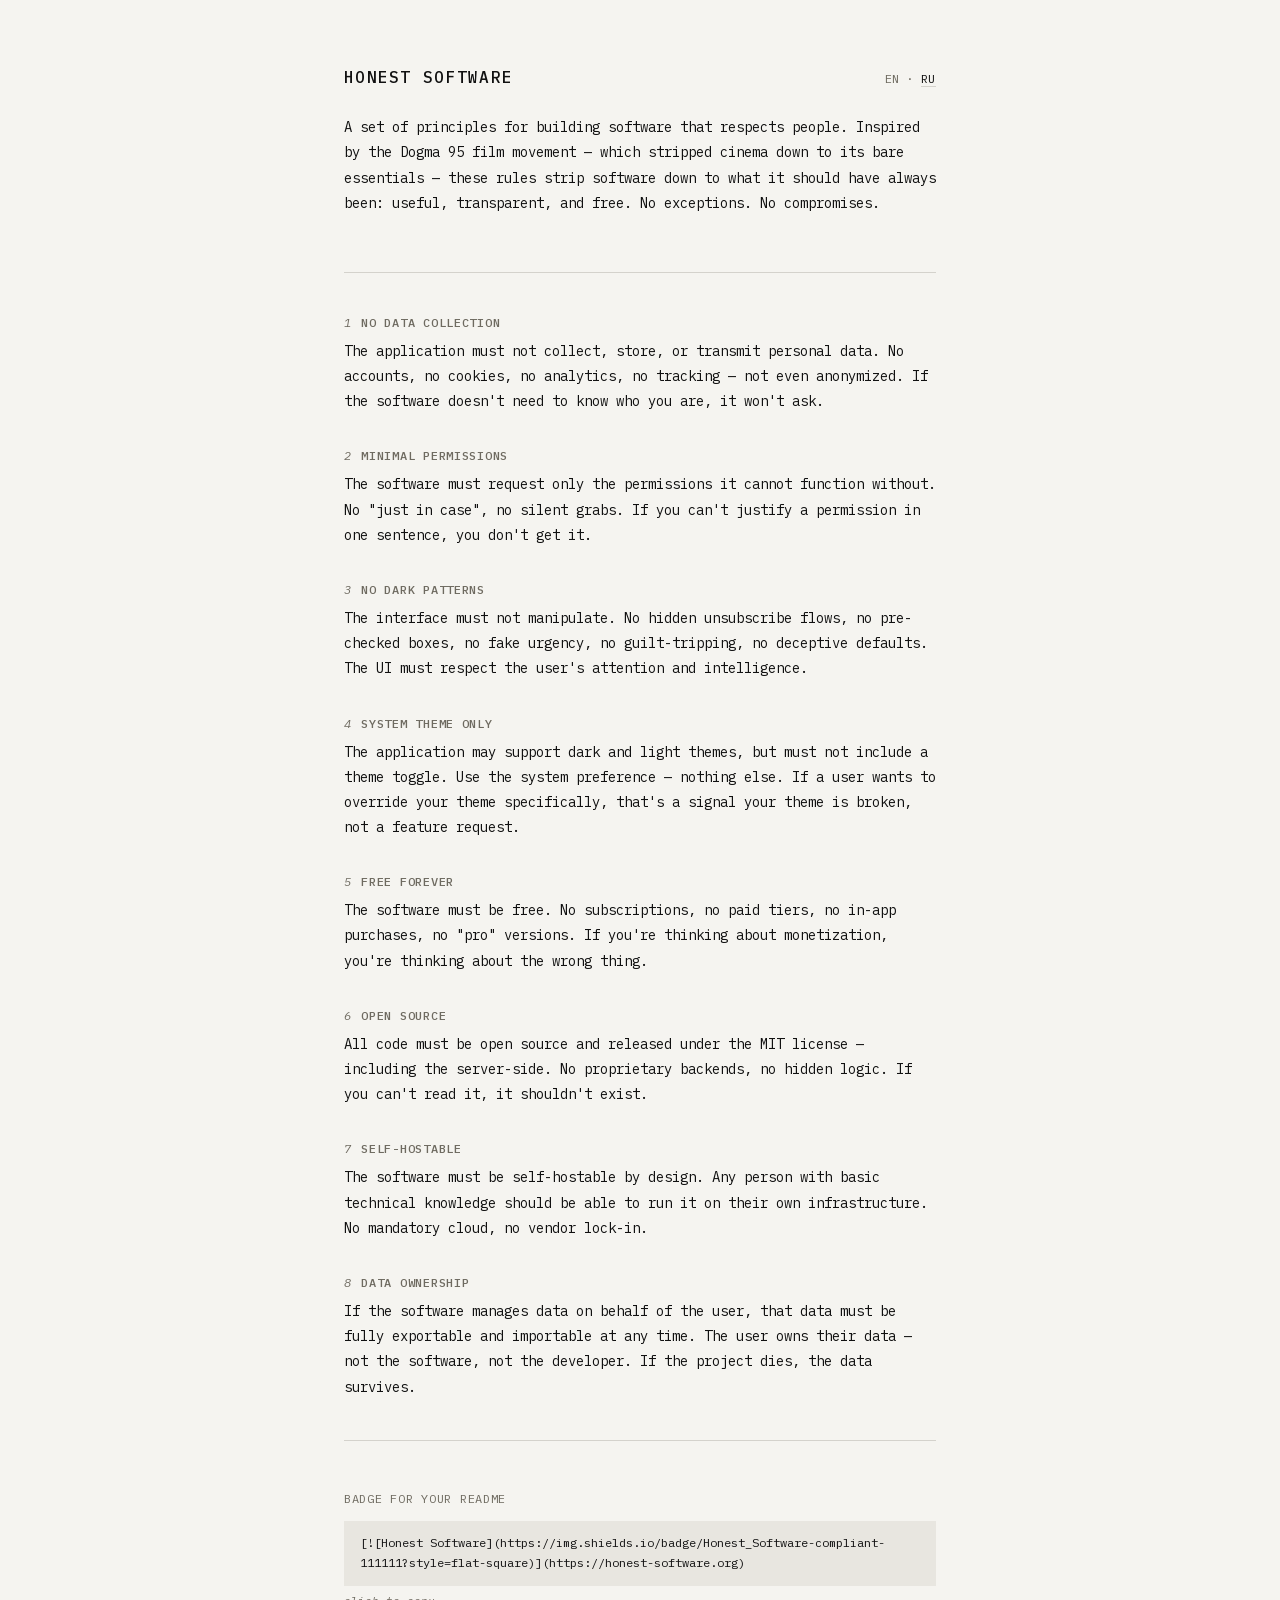
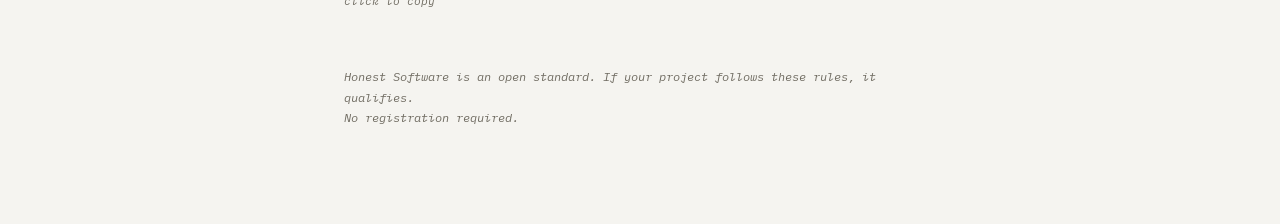
<file: index.html>
<!DOCTYPE html>
<html lang="en">
<head>
  <meta charset="UTF-8">
  <meta name="viewport" content="width=device-width, initial-scale=1.0">
  <title>Honest Software</title>
  <meta name="description" content="Eight rules for software that respects people: no data collection, no dark patterns, free, open source, self-hostable. An open standard — no registration required.">

  <link rel="canonical" href="https://honest-software.org/">
  <link rel="alternate" hreflang="en" href="https://honest-software.org/">
  <link rel="alternate" hreflang="ru" href="https://honest-software.org/ru/">
  <link rel="alternate" hreflang="x-default" href="https://honest-software.org/">
  <link rel="icon" href="/favicon.ico" sizes="32x32">
  <link rel="icon" href="/favicon.svg" type="image/svg+xml">
  <link rel="apple-touch-icon" href="/apple-touch-icon.png">

  <meta property="og:type" content="website">
  <meta property="og:site_name" content="Honest Software">
  <meta property="og:title" content="Honest Software">
  <meta property="og:description" content="Eight rules for software that respects people. An open standard — no registration required.">
  <meta property="og:url" content="https://honest-software.org/">
  <meta property="og:locale" content="en_US">
  <meta property="og:locale:alternate" content="ru_RU">
  <meta property="og:image" content="https://honest-software.org/og.png">
  <meta property="og:image:type" content="image/png">
  <meta property="og:image:width" content="1200">
  <meta property="og:image:height" content="630">
  <meta property="og:image:alt" content="The eight rules of Honest Software, numbered: no data collection, minimal permissions, no dark patterns, system theme only, free forever, open source, self-hostable, data ownership.">
  <meta name="twitter:card" content="summary_large_image">

  <script type="application/ld+json">
  {
    "@context": "https://schema.org",
    "@graph": [
      {
        "@type": "WebSite",
        "@id": "https://honest-software.org/#website",
        "url": "https://honest-software.org/",
        "name": "Honest Software",
        "inLanguage": ["en", "ru"],
        "license": "https://spdx.org/licenses/MIT.html"
      },
      {
        "@type": "DefinedTermSet",
        "@id": "https://honest-software.org/#manifesto",
        "name": "Honest Software",
        "url": "https://honest-software.org/",
        "inLanguage": "en",
        "description": "A set of principles for building software that respects people. Inspired by the Dogma 95 film movement, these rules strip software down to what it should have always been: useful, transparent, and free. An open standard — no registration required.",
        "license": "https://spdx.org/licenses/MIT.html",
        "hasDefinedTerm": [
          {
            "@type": "DefinedTerm",
            "@id": "https://honest-software.org/#rule-1",
            "termCode": "1",
            "name": "No data collection",
            "description": "The application must not collect, store, or transmit personal data. No accounts, no cookies, no analytics, no tracking — not even anonymized. If the software doesn't need to know who you are, it won't ask."
          },
          {
            "@type": "DefinedTerm",
            "@id": "https://honest-software.org/#rule-2",
            "termCode": "2",
            "name": "Minimal permissions",
            "description": "The software must request only the permissions it cannot function without. No \"just in case\", no silent grabs. If you can't justify a permission in one sentence, you don't get it."
          },
          {
            "@type": "DefinedTerm",
            "@id": "https://honest-software.org/#rule-3",
            "termCode": "3",
            "name": "No dark patterns",
            "description": "The interface must not manipulate. No hidden unsubscribe flows, no pre-checked boxes, no fake urgency, no guilt-tripping, no deceptive defaults. The UI must respect the user's attention and intelligence."
          },
          {
            "@type": "DefinedTerm",
            "@id": "https://honest-software.org/#rule-4",
            "termCode": "4",
            "name": "System theme only",
            "description": "The application may support dark and light themes, but must not include a theme toggle. Use the system preference — nothing else. If a user wants to override your theme specifically, that's a signal your theme is broken, not a feature request."
          },
          {
            "@type": "DefinedTerm",
            "@id": "https://honest-software.org/#rule-5",
            "termCode": "5",
            "name": "Free forever",
            "description": "The software must be free. No subscriptions, no paid tiers, no in-app purchases, no \"pro\" versions. If you're thinking about monetization, you're thinking about the wrong thing."
          },
          {
            "@type": "DefinedTerm",
            "@id": "https://honest-software.org/#rule-6",
            "termCode": "6",
            "name": "Open source",
            "description": "All code must be open source and released under the MIT license — including the server-side. No proprietary backends, no hidden logic. If you can't read it, it shouldn't exist."
          },
          {
            "@type": "DefinedTerm",
            "@id": "https://honest-software.org/#rule-7",
            "termCode": "7",
            "name": "Self-hostable",
            "description": "The software must be self-hostable by design. Any person with basic technical knowledge should be able to run it on their own infrastructure. No mandatory cloud, no vendor lock-in."
          },
          {
            "@type": "DefinedTerm",
            "@id": "https://honest-software.org/#rule-8",
            "termCode": "8",
            "name": "Data ownership",
            "description": "If the software manages data on behalf of the user, that data must be fully exportable and importable at any time. The user owns their data — not the software, not the developer. If the project dies, the data survives."
          }
        ]
      }
    ]
  }
  </script>

  <link rel="preload" as="font" type="font/woff2" href="/fonts/ibm-plex-mono-400-latin.woff2" crossorigin>

  <link rel="stylesheet" href="/style.css">
</head>
<body>

  <header>
    <div class="topline">
      <h1>Honest Software</h1>
      <nav class="lang" aria-label="Language">
        <span aria-current="true">EN</span><span class="sep">·</span><a href="/ru/" lang="ru">RU</a>
      </nav>
    </div>
    <p class="preamble">
      A set of principles for building software that respects people.
      Inspired by the Dogma 95 film movement — which stripped cinema down to its bare essentials —
      these rules strip software down to what it should have always been:
      useful, transparent, and free. No exceptions. No compromises.
    </p>
  </header>

  <main>
    <hr>

    <ol role="list">
      <li>
        <h2 class="rule-title"><span class="rule-number">1</span>No data collection</h2>
        <div class="rule-body">The application must not collect, store, or transmit personal data. No accounts, no cookies, no analytics, no tracking — not even anonymized. If the software doesn't need to know who you are, it won't ask.</div>
      </li>
      <li>
        <h2 class="rule-title"><span class="rule-number">2</span>Minimal permissions</h2>
        <div class="rule-body">The software must request only the permissions it cannot function without. No "just in case", no silent grabs. If you can't justify a permission in one sentence, you don't get it.</div>
      </li>
      <li>
        <h2 class="rule-title"><span class="rule-number">3</span>No dark patterns</h2>
        <div class="rule-body">The interface must not manipulate. No hidden unsubscribe flows, no pre-checked boxes, no fake urgency, no guilt-tripping, no deceptive defaults. The UI must respect the user's attention and intelligence.</div>
      </li>
      <li>
        <h2 class="rule-title"><span class="rule-number">4</span>System theme only</h2>
        <div class="rule-body">The application may support dark and light themes, but must not include a theme toggle. Use the system preference — nothing else. If a user wants to override your theme specifically, that's a signal your theme is broken, not a feature request.</div>
      </li>
      <li>
        <h2 class="rule-title"><span class="rule-number">5</span>Free forever</h2>
        <div class="rule-body">The software must be free. No subscriptions, no paid tiers, no in-app purchases, no "pro" versions. If you're thinking about monetization, you're thinking about the wrong thing.</div>
      </li>
      <li>
        <h2 class="rule-title"><span class="rule-number">6</span>Open source</h2>
        <div class="rule-body">All code must be open source and released under the MIT license — including the server-side. No proprietary backends, no hidden logic. If you can't read it, it shouldn't exist.</div>
      </li>
      <li>
        <h2 class="rule-title"><span class="rule-number">7</span>Self-hostable</h2>
        <div class="rule-body">The software must be self-hostable by design. Any person with basic technical knowledge should be able to run it on their own infrastructure. No mandatory cloud, no vendor lock-in.</div>
      </li>
      <li>
        <h2 class="rule-title"><span class="rule-number">8</span>Data ownership</h2>
        <div class="rule-body">If the software manages data on behalf of the user, that data must be fully exportable and importable at any time. The user owns their data — not the software, not the developer. If the project dies, the data survives.</div>
      </li>
    </ol>

    <hr>

    <div class="badge-section">
      <div class="badge-label">Badge for your README</div>
      <button type="button" class="badge-code" id="badge">[![Honest Software](https://img.shields.io/badge/Honest_Software-compliant-111111?style=flat-square)](https://honest-software.org)</button>
      <div class="copy-hint" id="hint" aria-live="polite">click to copy</div>
    </div>
  </main>

  <footer>
    <p>Honest Software is an open standard. If your project follows these rules, it qualifies.<br>No registration required.</p>
  </footer>

  <script>
    (function () {
      var badge = document.getElementById('badge');
      var hint = document.getElementById('hint');
      var idle = hint.textContent;

      function say(message) {
        hint.textContent = message;
        setTimeout(function () { hint.textContent = idle; }, 2000);
      }

      badge.addEventListener('click', function () {
        navigator.clipboard.writeText(badge.textContent.trim()).then(
          function () { say('copied'); },
          function () { say('copy failed — select the text manually'); }
        );
      });
    })();
  </script>

</body>
</html>
</file>
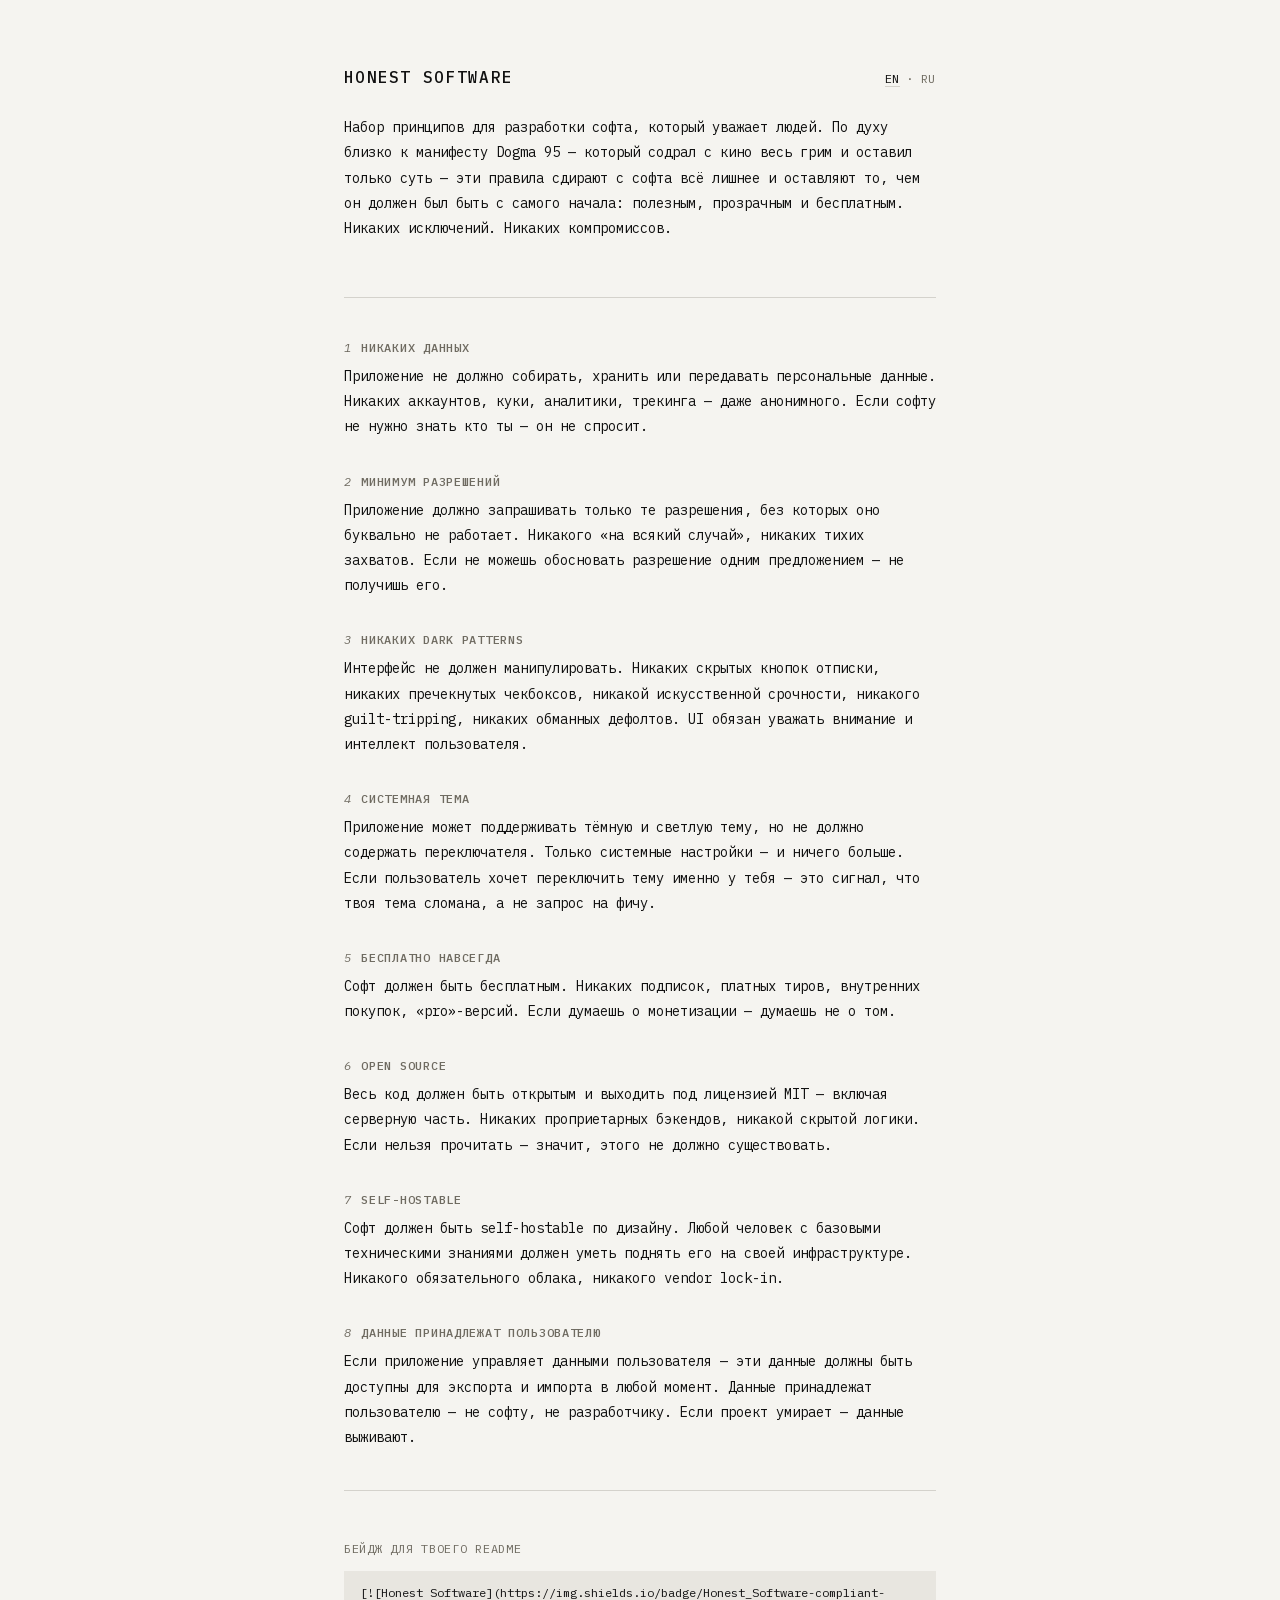
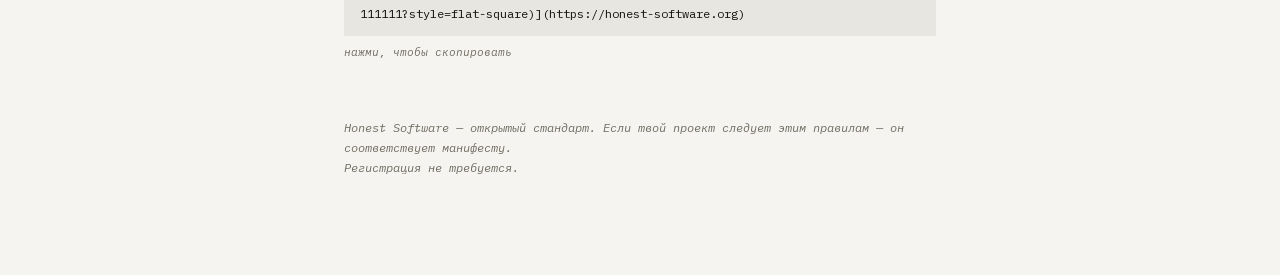
<file: ru/index.html>
<!DOCTYPE html>
<html lang="ru">
<head>
  <meta charset="UTF-8">
  <meta name="viewport" content="width=device-width, initial-scale=1.0">
  <title>Honest Software</title>
  <meta name="description" content="Восемь правил для софта, который уважает людей: никакого сбора данных, никаких dark patterns, бесплатно, открытый код, self-hostable. Открытый стандарт, регистрация не требуется.">

  <link rel="canonical" href="https://honest-software.org/ru/">
  <link rel="alternate" hreflang="en" href="https://honest-software.org/">
  <link rel="alternate" hreflang="ru" href="https://honest-software.org/ru/">
  <link rel="alternate" hreflang="x-default" href="https://honest-software.org/">
  <link rel="icon" href="/favicon.ico" sizes="32x32">
  <link rel="icon" href="/favicon.svg" type="image/svg+xml">
  <link rel="apple-touch-icon" href="/apple-touch-icon.png">

  <meta property="og:type" content="website">
  <meta property="og:site_name" content="Honest Software">
  <meta property="og:title" content="Honest Software">
  <meta property="og:description" content="Восемь правил для софта, который уважает людей. Открытый стандарт, регистрация не требуется.">
  <meta property="og:url" content="https://honest-software.org/ru/">
  <meta property="og:locale" content="ru_RU">
  <meta property="og:locale:alternate" content="en_US">
  <meta property="og:image" content="https://honest-software.org/og.ru.png">
  <meta property="og:image:type" content="image/png">
  <meta property="og:image:width" content="1200">
  <meta property="og:image:height" content="630">
  <meta property="og:image:alt" content="Восемь правил Honest Software по порядку: никаких данных, минимум разрешений, никаких dark patterns, системная тема, бесплатно навсегда, open source, self-hostable, данные принадлежат пользователю.">
  <meta name="twitter:card" content="summary_large_image">

  <script type="application/ld+json">
  {
    "@context": "https://schema.org",
    "@graph": [
      {
        "@type": "WebSite",
        "@id": "https://honest-software.org/#website",
        "url": "https://honest-software.org/",
        "name": "Honest Software",
        "inLanguage": ["en", "ru"],
        "license": "https://spdx.org/licenses/MIT.html"
      },
      {
        "@type": "DefinedTermSet",
        "@id": "https://honest-software.org/ru/#manifesto",
        "name": "Honest Software",
        "url": "https://honest-software.org/ru/",
        "inLanguage": "ru",
        "description": "Набор принципов для разработки софта, который уважает людей. По духу близко к манифесту Dogma 95: эти правила сдирают с софта всё лишнее и оставляют то, чем он должен был быть с самого начала — полезным, прозрачным и бесплатным. Открытый стандарт, регистрация не требуется.",
        "license": "https://spdx.org/licenses/MIT.html",
        "sameAs": "https://honest-software.org/#manifesto",
        "hasDefinedTerm": [
          {
            "@type": "DefinedTerm",
            "@id": "https://honest-software.org/ru/#rule-1",
            "termCode": "1",
            "name": "Никаких данных",
            "description": "Приложение не должно собирать, хранить или передавать персональные данные. Никаких аккаунтов, куки, аналитики, трекинга — даже анонимного. Если софту не нужно знать кто ты — он не спросит."
          },
          {
            "@type": "DefinedTerm",
            "@id": "https://honest-software.org/ru/#rule-2",
            "termCode": "2",
            "name": "Минимум разрешений",
            "description": "Приложение должно запрашивать только те разрешения, без которых оно буквально не работает. Никакого «на всякий случай», никаких тихих захватов. Если не можешь обосновать разрешение одним предложением — не получишь его."
          },
          {
            "@type": "DefinedTerm",
            "@id": "https://honest-software.org/ru/#rule-3",
            "termCode": "3",
            "name": "Никаких dark patterns",
            "description": "Интерфейс не должен манипулировать. Никаких скрытых кнопок отписки, никаких пречекнутых чекбоксов, никакой искусственной срочности, никакого guilt-tripping, никаких обманных дефолтов. UI обязан уважать внимание и интеллект пользователя."
          },
          {
            "@type": "DefinedTerm",
            "@id": "https://honest-software.org/ru/#rule-4",
            "termCode": "4",
            "name": "Системная тема",
            "description": "Приложение может поддерживать тёмную и светлую тему, но не должно содержать переключателя. Только системные настройки — и ничего больше. Если пользователь хочет переключить тему именно у тебя — это сигнал, что твоя тема сломана, а не запрос на фичу."
          },
          {
            "@type": "DefinedTerm",
            "@id": "https://honest-software.org/ru/#rule-5",
            "termCode": "5",
            "name": "Бесплатно навсегда",
            "description": "Софт должен быть бесплатным. Никаких подписок, платных тиров, внутренних покупок, «pro»-версий. Если думаешь о монетизации — думаешь не о том."
          },
          {
            "@type": "DefinedTerm",
            "@id": "https://honest-software.org/ru/#rule-6",
            "termCode": "6",
            "name": "Open source",
            "description": "Весь код должен быть открытым и выходить под лицензией MIT — включая серверную часть. Никаких проприетарных бэкендов, никакой скрытой логики. Если нельзя прочитать — значит, этого не должно существовать."
          },
          {
            "@type": "DefinedTerm",
            "@id": "https://honest-software.org/ru/#rule-7",
            "termCode": "7",
            "name": "Self-hostable",
            "description": "Софт должен быть self-hostable по дизайну. Любой человек с базовыми техническими знаниями должен уметь поднять его на своей инфраструктуре. Никакого обязательного облака, никакого vendor lock-in."
          },
          {
            "@type": "DefinedTerm",
            "@id": "https://honest-software.org/ru/#rule-8",
            "termCode": "8",
            "name": "Данные принадлежат пользователю",
            "description": "Если приложение управляет данными пользователя — эти данные должны быть доступны для экспорта и импорта в любой момент. Данные принадлежат пользователю — не софту, не разработчику. Если проект умирает — данные выживают."
          }
        ]
      }
    ]
  }
  </script>

  <link rel="preload" as="font" type="font/woff2" href="/fonts/ibm-plex-mono-400-cyrillic.woff2" crossorigin>
  <link rel="preload" as="font" type="font/woff2" href="/fonts/ibm-plex-mono-400-latin.woff2" crossorigin>

  <link rel="stylesheet" href="/style.css">
</head>
<body>

  <header>
    <div class="topline">
      <h1>Honest Software</h1>
      <nav class="lang" aria-label="Язык">
        <a href="/" lang="en">EN</a><span class="sep">·</span><span aria-current="true">RU</span>
      </nav>
    </div>
    <p class="preamble">
      Набор принципов для разработки софта, который уважает людей.
      По духу близко к манифесту Dogma 95 — который содрал с кино весь грим и оставил только суть —
      эти правила сдирают с софта всё лишнее и оставляют то, чем он должен был быть с самого начала:
      полезным, прозрачным и бесплатным. Никаких исключений. Никаких компромиссов.
    </p>
  </header>

  <main>
    <hr>

    <ol role="list">
      <li>
        <h2 class="rule-title"><span class="rule-number">1</span>Никаких данных</h2>
        <div class="rule-body">Приложение не должно собирать, хранить или передавать персональные данные. Никаких аккаунтов, куки, аналитики, трекинга — даже анонимного. Если софту не нужно знать кто ты — он не спросит.</div>
      </li>
      <li>
        <h2 class="rule-title"><span class="rule-number">2</span>Минимум разрешений</h2>
        <div class="rule-body">Приложение должно запрашивать только те разрешения, без которых оно буквально не работает. Никакого «на всякий случай», никаких тихих захватов. Если не можешь обосновать разрешение одним предложением — не получишь его.</div>
      </li>
      <li>
        <h2 class="rule-title"><span class="rule-number">3</span>Никаких dark patterns</h2>
        <div class="rule-body">Интерфейс не должен манипулировать. Никаких скрытых кнопок отписки, никаких пречекнутых чекбоксов, никакой искусственной срочности, никакого guilt-tripping, никаких обманных дефолтов. UI обязан уважать внимание и интеллект пользователя.</div>
      </li>
      <li>
        <h2 class="rule-title"><span class="rule-number">4</span>Системная тема</h2>
        <div class="rule-body">Приложение может поддерживать тёмную и светлую тему, но не должно содержать переключателя. Только системные настройки — и ничего больше. Если пользователь хочет переключить тему именно у тебя — это сигнал, что твоя тема сломана, а не запрос на фичу.</div>
      </li>
      <li>
        <h2 class="rule-title"><span class="rule-number">5</span>Бесплатно навсегда</h2>
        <div class="rule-body">Софт должен быть бесплатным. Никаких подписок, платных тиров, внутренних покупок, «pro»-версий. Если думаешь о монетизации — думаешь не о том.</div>
      </li>
      <li>
        <h2 class="rule-title"><span class="rule-number">6</span>Open source</h2>
        <div class="rule-body">Весь код должен быть открытым и выходить под лицензией MIT — включая серверную часть. Никаких проприетарных бэкендов, никакой скрытой логики. Если нельзя прочитать — значит, этого не должно существовать.</div>
      </li>
      <li>
        <h2 class="rule-title"><span class="rule-number">7</span>Self-hostable</h2>
        <div class="rule-body">Софт должен быть self-hostable по дизайну. Любой человек с базовыми техническими знаниями должен уметь поднять его на своей инфраструктуре. Никакого обязательного облака, никакого vendor lock-in.</div>
      </li>
      <li>
        <h2 class="rule-title"><span class="rule-number">8</span>Данные принадлежат пользователю</h2>
        <div class="rule-body">Если приложение управляет данными пользователя — эти данные должны быть доступны для экспорта и импорта в любой момент. Данные принадлежат пользователю — не софту, не разработчику. Если проект умирает — данные выживают.</div>
      </li>
    </ol>

    <hr>

    <div class="badge-section">
      <div class="badge-label">Бейдж для твоего README</div>
      <button type="button" class="badge-code" id="badge">[![Honest Software](https://img.shields.io/badge/Honest_Software-compliant-111111?style=flat-square)](https://honest-software.org)</button>
      <div class="copy-hint" id="hint" aria-live="polite">нажми, чтобы скопировать</div>
    </div>
  </main>

  <footer>
    <p>Honest Software — открытый стандарт. Если твой проект следует этим правилам — он соответствует манифесту.<br>Регистрация не требуется.</p>
  </footer>

  <script>
    (function () {
      var badge = document.getElementById('badge');
      var hint = document.getElementById('hint');
      var idle = hint.textContent;

      function say(message) {
        hint.textContent = message;
        setTimeout(function () { hint.textContent = idle; }, 2000);
      }

      badge.addEventListener('click', function () {
        navigator.clipboard.writeText(badge.textContent.trim()).then(
          function () { say('скопировано'); },
          function () { say('не удалось скопировать — выдели текст вручную'); }
        );
      });
    })();
  </script>

</body>
</html>
</file>
<file: style.css>
@font-face {
  font-family: 'IBM Plex Mono';
  font-style: normal;
  font-weight: 400;
  font-display: swap;
  src: url('/fonts/ibm-plex-mono-400-latin.woff2') format('woff2');
  unicode-range: U+0000-00FF, U+0131, U+0152-0153, U+02BB-02BC, U+02C6, U+02DA, U+02DC, U+0304, U+0308, U+0329, U+2000-206F, U+20AC, U+2122, U+2191, U+2193, U+2212, U+2215, U+FEFF, U+FFFD;
}

@font-face {
  font-family: 'IBM Plex Mono';
  font-style: normal;
  font-weight: 400;
  font-display: swap;
  src: url('/fonts/ibm-plex-mono-400-latin-ext.woff2') format('woff2');
  unicode-range: U+0100-02BA, U+02BD-02C5, U+02C7-02CC, U+02CE-02D7, U+02DD-02FF, U+0304, U+0308, U+0329, U+1D00-1DBF, U+1E00-1E9F, U+1EF2-1EFF, U+2020, U+20A0-20AB, U+20AD-20C0, U+2113, U+2C60-2C7F, U+A720-A7FF;
}

@font-face {
  font-family: 'IBM Plex Mono';
  font-style: normal;
  font-weight: 400;
  font-display: swap;
  src: url('/fonts/ibm-plex-mono-400-cyrillic.woff2') format('woff2');
  unicode-range: U+0301, U+0400-045F, U+0490-0491, U+04B0-04B1, U+2116;
}

@font-face {
  font-family: 'IBM Plex Mono';
  font-style: normal;
  font-weight: 400;
  font-display: swap;
  src: url('/fonts/ibm-plex-mono-400-cyrillic-ext.woff2') format('woff2');
  unicode-range: U+0460-052F, U+1C80-1C8A, U+20B4, U+2DE0-2DFF, U+A640-A69F, U+FE2E-FE2F;
}

@font-face {
  font-family: 'IBM Plex Mono';
  font-style: italic;
  font-weight: 400;
  font-display: swap;
  src: url('/fonts/ibm-plex-mono-400-italic-latin.woff2') format('woff2');
  unicode-range: U+0000-00FF, U+0131, U+0152-0153, U+02BB-02BC, U+02C6, U+02DA, U+02DC, U+0304, U+0308, U+0329, U+2000-206F, U+20AC, U+2122, U+2191, U+2193, U+2212, U+2215, U+FEFF, U+FFFD;
}

@font-face {
  font-family: 'IBM Plex Mono';
  font-style: italic;
  font-weight: 400;
  font-display: swap;
  src: url('/fonts/ibm-plex-mono-400-italic-latin-ext.woff2') format('woff2');
  unicode-range: U+0100-02BA, U+02BD-02C5, U+02C7-02CC, U+02CE-02D7, U+02DD-02FF, U+0304, U+0308, U+0329, U+1D00-1DBF, U+1E00-1E9F, U+1EF2-1EFF, U+2020, U+20A0-20AB, U+20AD-20C0, U+2113, U+2C60-2C7F, U+A720-A7FF;
}

@font-face {
  font-family: 'IBM Plex Mono';
  font-style: italic;
  font-weight: 400;
  font-display: swap;
  src: url('/fonts/ibm-plex-mono-400-italic-cyrillic.woff2') format('woff2');
  unicode-range: U+0301, U+0400-045F, U+0490-0491, U+04B0-04B1, U+2116;
}

@font-face {
  font-family: 'IBM Plex Mono';
  font-style: italic;
  font-weight: 400;
  font-display: swap;
  src: url('/fonts/ibm-plex-mono-400-italic-cyrillic-ext.woff2') format('woff2');
  unicode-range: U+0460-052F, U+1C80-1C8A, U+20B4, U+2DE0-2DFF, U+A640-A69F, U+FE2E-FE2F;
}

@font-face {
  font-family: 'IBM Plex Mono';
  font-style: normal;
  font-weight: 500;
  font-display: swap;
  src: url('/fonts/ibm-plex-mono-500-latin.woff2') format('woff2');
  unicode-range: U+0000-00FF, U+0131, U+0152-0153, U+02BB-02BC, U+02C6, U+02DA, U+02DC, U+0304, U+0308, U+0329, U+2000-206F, U+20AC, U+2122, U+2191, U+2193, U+2212, U+2215, U+FEFF, U+FFFD;
}

@font-face {
  font-family: 'IBM Plex Mono';
  font-style: normal;
  font-weight: 500;
  font-display: swap;
  src: url('/fonts/ibm-plex-mono-500-latin-ext.woff2') format('woff2');
  unicode-range: U+0100-02BA, U+02BD-02C5, U+02C7-02CC, U+02CE-02D7, U+02DD-02FF, U+0304, U+0308, U+0329, U+1D00-1DBF, U+1E00-1E9F, U+1EF2-1EFF, U+2020, U+20A0-20AB, U+20AD-20C0, U+2113, U+2C60-2C7F, U+A720-A7FF;
}

@font-face {
  font-family: 'IBM Plex Mono';
  font-style: normal;
  font-weight: 500;
  font-display: swap;
  src: url('/fonts/ibm-plex-mono-500-cyrillic.woff2') format('woff2');
  unicode-range: U+0301, U+0400-045F, U+0490-0491, U+04B0-04B1, U+2116;
}

@font-face {
  font-family: 'IBM Plex Mono';
  font-style: normal;
  font-weight: 500;
  font-display: swap;
  src: url('/fonts/ibm-plex-mono-500-cyrillic-ext.woff2') format('woff2');
  unicode-range: U+0460-052F, U+1C80-1C8A, U+20B4, U+2DE0-2DFF, U+A640-A69F, U+FE2E-FE2F;
}

*, *::before, *::after {
  box-sizing: border-box;
  margin: 0;
  padding: 0;
}

:root {
  --bg: #f5f4f0;
  --fg: #111;
  --muted: #6e6a60;
  --rule: #d4d2cc;
  --badge-bg: #e8e6e0;
  --badge-bg-hover: #dedad2;
}

html {
  font-size: 16px;
}

body {
  background: var(--bg);
  color: var(--fg);
  font-family: 'IBM Plex Mono', monospace;
  line-height: 1.7;
  padding: 4rem 1.5rem 6rem;
  max-width: 640px;
  margin: 0 auto;
  overflow-x: hidden;
}

header {
  margin-bottom: 3.5rem;
}

.topline {
  display: flex;
  justify-content: space-between;
  align-items: baseline;
  gap: 1rem;
  margin-bottom: 1.5rem;
}

h1 {
  font-size: 1rem;
  font-weight: 500;
  letter-spacing: 0.08em;
  text-transform: uppercase;
}

.lang {
  font-size: 0.75rem;
  letter-spacing: 0.06em;
  white-space: nowrap;
}

.lang a {
  color: var(--fg);
  text-decoration: none;
  border-bottom: 1px solid var(--rule);
}

.lang a:hover {
  border-bottom-color: var(--fg);
}

.lang [aria-current],
.lang .sep {
  color: var(--muted);
}

.lang .sep {
  margin: 0 0.4rem;
}

.preamble {
  font-size: 0.875rem;
  color: var(--fg);
  line-height: 1.8;
}

hr {
  border: none;
  border-top: 1px solid var(--rule);
  margin: 2.5rem 0;
}

ol {
  list-style: none;
}

ol li {
  margin-bottom: 2rem;
}

.rule-title {
  font-size: 0.75rem;
  font-weight: 500;
  letter-spacing: 0.06em;
  text-transform: uppercase;
  color: var(--muted);
  margin-bottom: 0.35rem;
}

.rule-number {
  font-style: italic;
  font-weight: 400;
  margin-right: 0.6rem;
}

.rule-body {
  font-size: 0.875rem;
  line-height: 1.8;
}

footer {
  margin-top: 3.5rem;
  font-size: 0.75rem;
  color: var(--muted);
  font-style: italic;
}

.badge-section {
  margin-top: 3rem;
}

.badge-label {
  font-size: 0.75rem;
  text-transform: uppercase;
  letter-spacing: 0.06em;
  color: var(--muted);
  margin-bottom: 0.75rem;
}

.badge-code {
  font: inherit;
  font-size: 0.75rem;
  color: var(--fg);
  background: var(--badge-bg);
  border: none;
  display: block;
  width: 100%;
  text-align: left;
  padding: 0.75rem 1rem;
  white-space: pre-wrap;
  overflow-wrap: anywhere;
  cursor: pointer;
  transition: background 0.15s;
}

.badge-code:hover {
  background: var(--badge-bg-hover);
}

.badge-code:focus-visible {
  outline: 2px solid var(--fg);
  outline-offset: 2px;
}

.copy-hint {
  font-size: 0.7rem;
  color: var(--muted);
  margin-top: 0.4rem;
  font-style: italic;
}

@media (prefers-color-scheme: dark) {
  :root {
    --bg: #141412;
    --fg: #e8e6e0;
    --muted: #8a857a;
    --rule: #2a2926;
    --badge-bg: #1e1d1a;
    --badge-bg-hover: #252320;
  }
}

@media (max-width: 480px) {
  body {
    padding: 2.5rem 1.25rem 4rem;
  }
}
</file>
